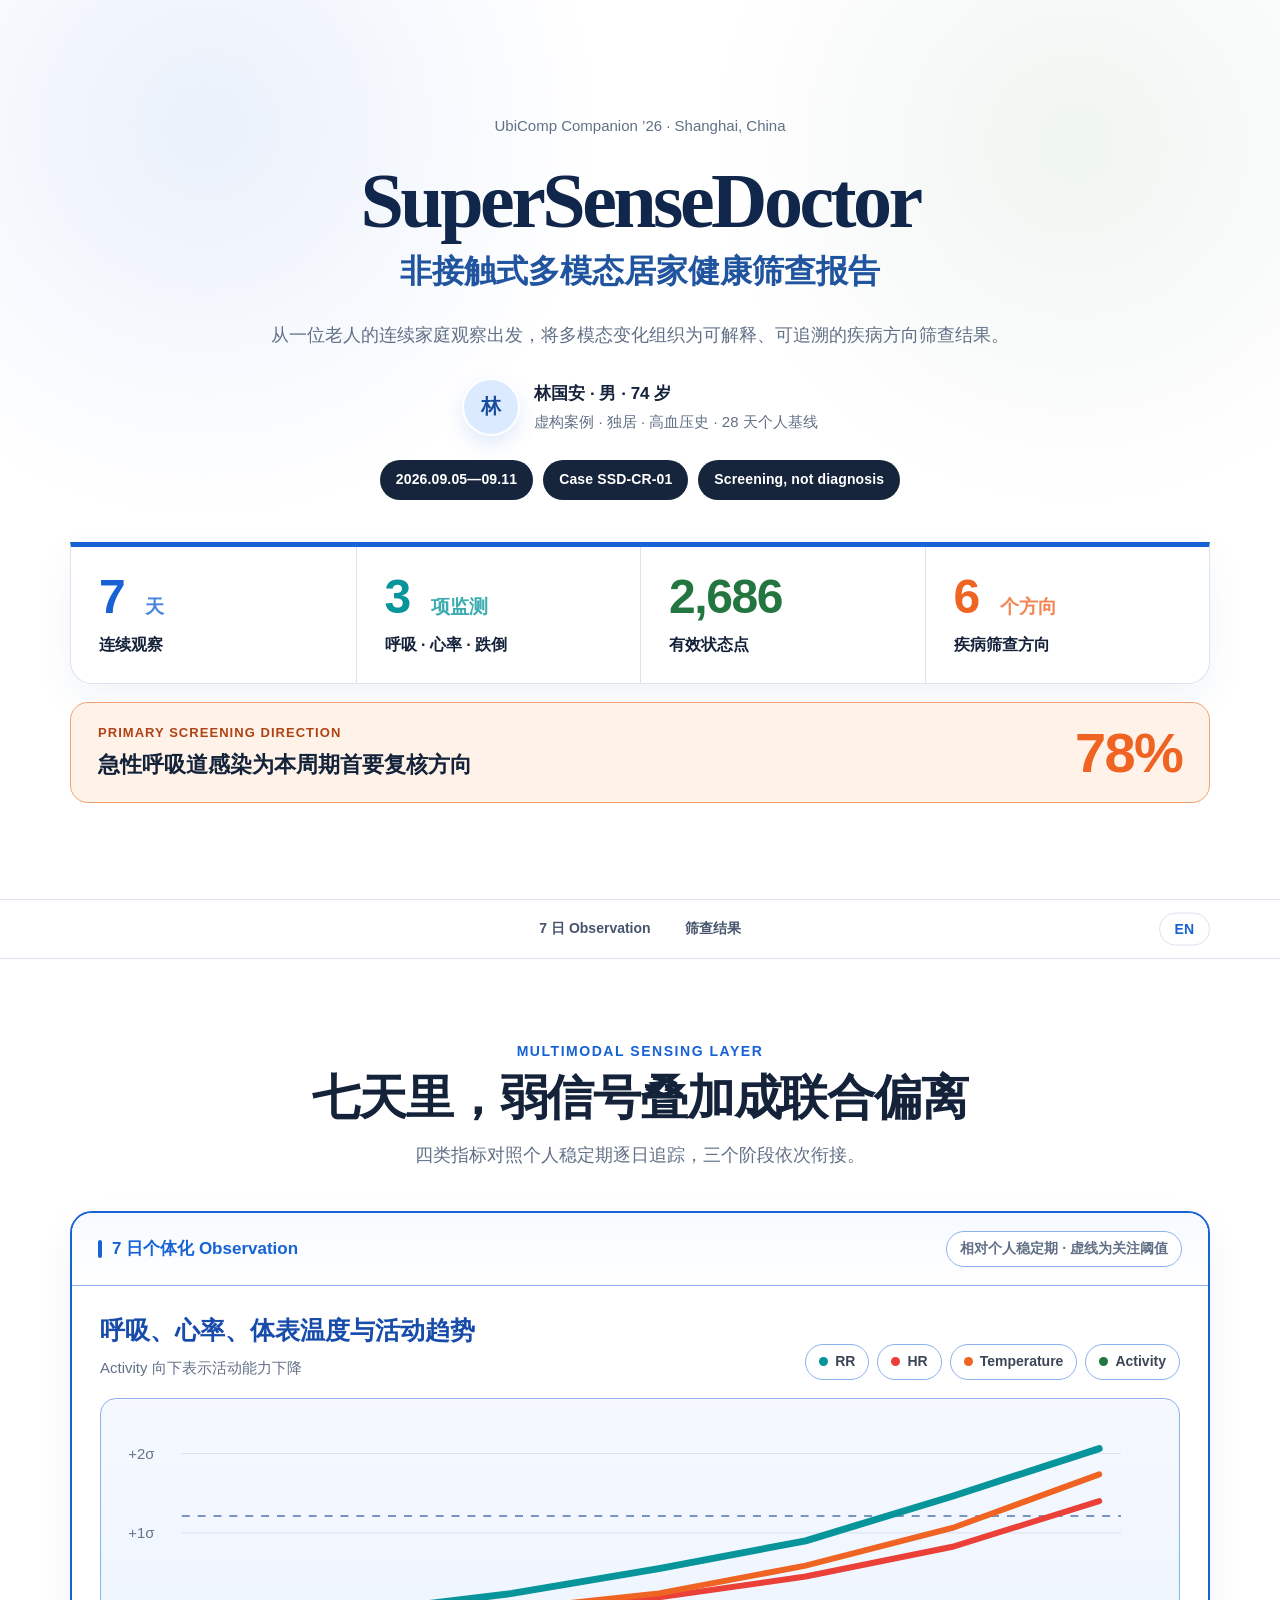
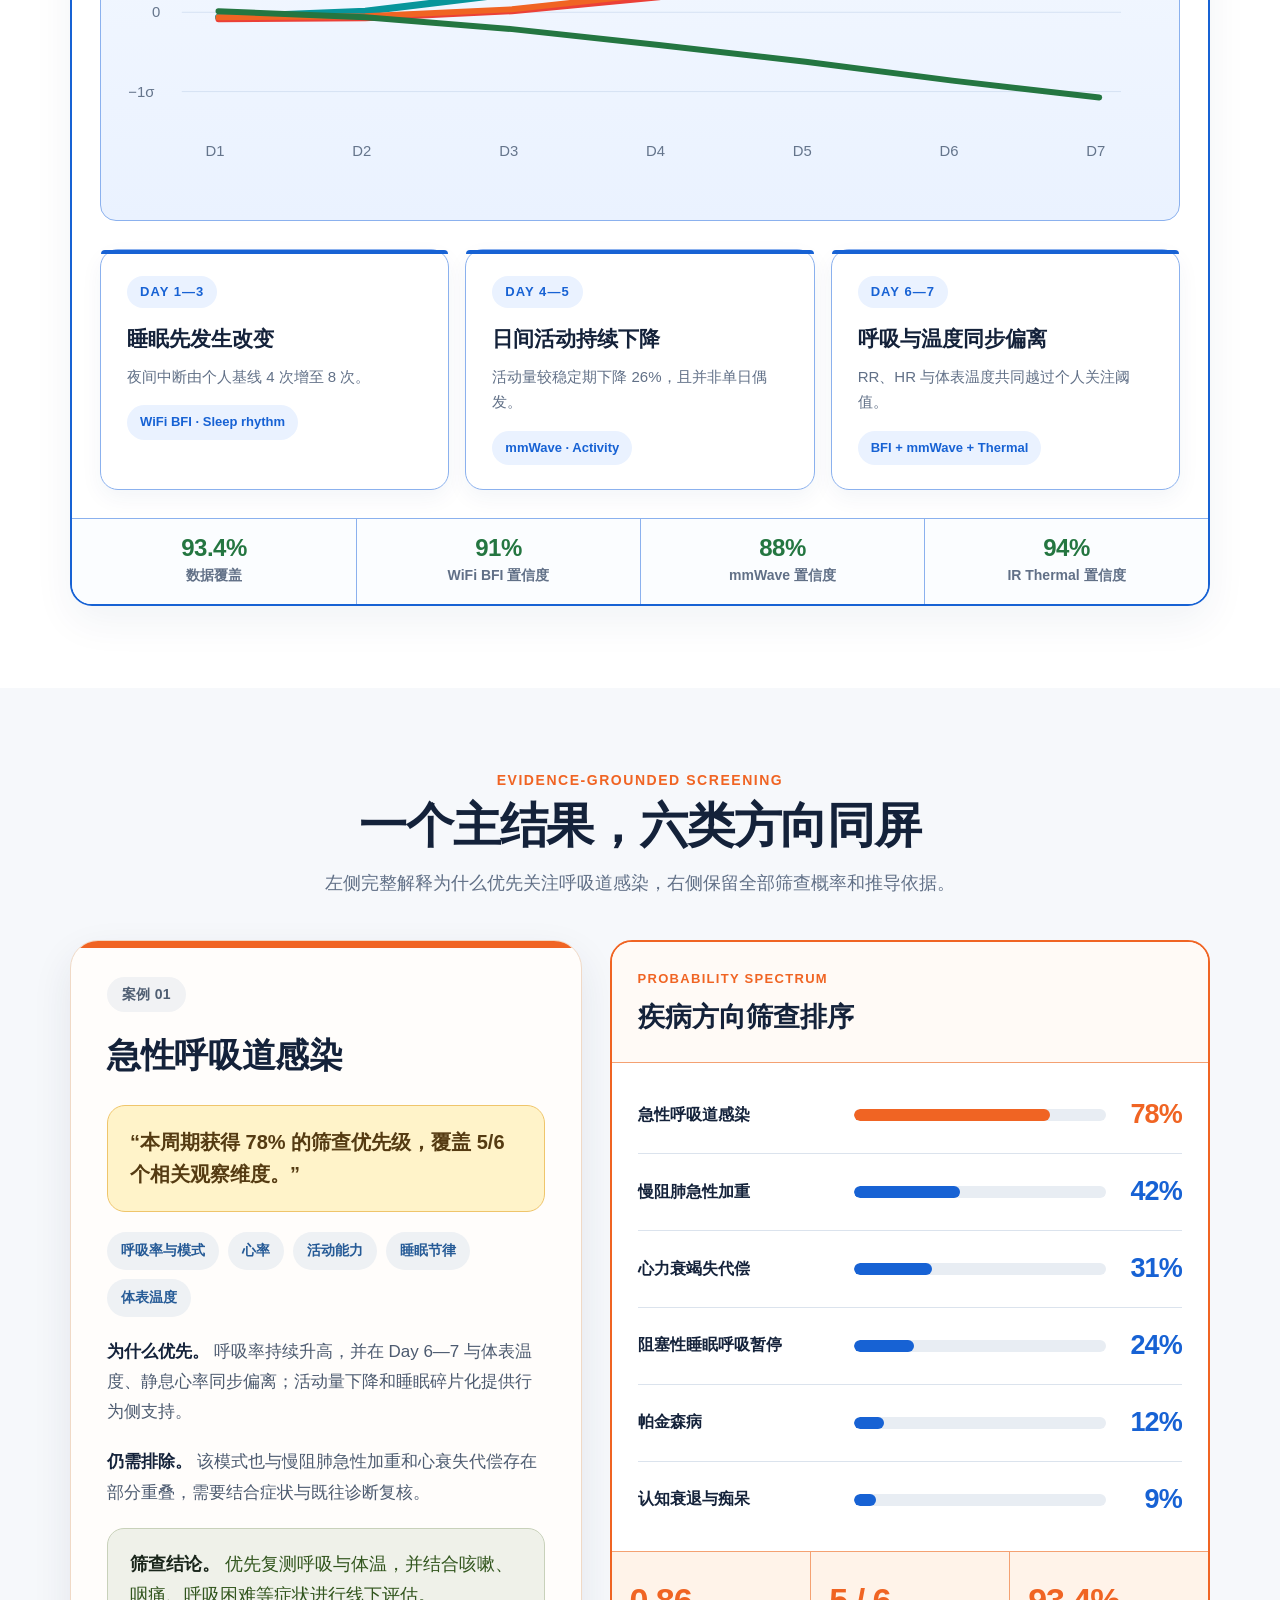
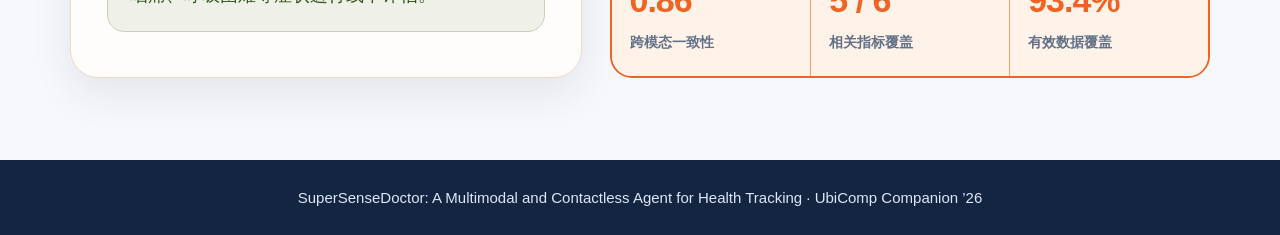
<file: showcase/index.html>
<!DOCTYPE html>
<html lang="zh-CN">
<head>
<meta charset="utf-8">
<meta name="viewport" content="width=device-width, initial-scale=1">
<title data-zh="SuperSenseDoctor · 个体化健康筛查报告" data-en="SuperSenseDoctor · Individualized Screening Report">SuperSenseDoctor · 个体化健康筛查报告</title>
<style>
:root{--sans:"Inter","SF Pro Display",-apple-system,BlinkMacSystemFont,"Segoe UI","Noto Sans SC","Microsoft YaHei",sans-serif;--num:"Inter","SF Pro Display","Helvetica Neue",-apple-system,"Segoe UI",Arial,sans-serif;--serif:"Noto Serif CJK SC","Source Han Serif SC","Songti SC",Georgia,serif;--b:#1762d4;--b2:#eaf2ff;--bl:#8bb1ee;--o:#f06423;--o2:#fff3e9;--ol:#f4a172;--g:#247641;--g2:#edf7ef;--gl:#8abe99;--c:#07959b;--r:#eb4037;--ink:#14223a;--muted:#617087;--line:#dbe3ed;--bg:#f6f8fb;--paper:#fff}
*{box-sizing:border-box}html{scroll-behavior:smooth;background:var(--bg)}body{margin:0;background:var(--bg);color:var(--ink);font-family:var(--sans);line-height:1.55;-webkit-font-smoothing:antialiased}.w{width:min(1140px,calc(100% - 48px));margin:auto;min-width:0;max-width:100%}.serif{font-family:var(--serif)}h1,h2{font-family:var(--serif)}.num{font-family:var(--num);font-variant-numeric:tabular-nums;font-feature-settings:"tnum" 1,"lnum" 1;font-weight:750;letter-spacing:-.03em}.scene{padding:82px 0;scroll-margin-top:58px}.scene.white{background:#fff}.scene.soft{background:#f6f8fb}.eyebrow{font-size:14px;font-weight:750;letter-spacing:.11em;text-transform:uppercase}.scene-title{text-align:center;max-width:820px;margin:0 auto 40px}.scene-title .eyebrow{color:var(--accent,var(--b))}.scene-title h2{font-size:48px;line-height:1.08;letter-spacing:-.025em;margin:9px 0 0}.scene-title p{font-size:18px;line-height:1.75;color:var(--muted);margin:16px auto 0;max-width:720px}
.hero{min-height:100vh;padding:76px 0 58px;display:grid;align-items:center;background:radial-gradient(circle at 16% 14%,rgba(23,98,212,.09),transparent 30%),radial-gradient(circle at 84% 16%,rgba(36,118,65,.07),transparent 28%),#fff;border-bottom:1px solid var(--line)}.hero-main{text-align:center}.venue{font-family:var(--sans);color:var(--muted);font-size:15px}.hero h1{font-size:78px;line-height:.98;letter-spacing:-.045em;margin:25px 0 8px;color:#10264b}.hero h2{font-family:var(--serif);font-size:32px;margin:0;color:#20549e}.hero-lede{max-width:760px;margin:22px auto 0;font-size:18px;line-height:1.8;color:var(--muted)}.resident{display:inline-flex;align-items:center;gap:14px;margin-top:27px;text-align:left}.avatar{width:58px;height:58px;border-radius:50%;display:grid;place-items:center;background:#dceaff;color:#174c99;border:2px solid #fff;box-shadow:0 8px 20px rgba(23,98,212,.13);font-size:20px;font-weight:700}.resident strong{display:block;font-size:17px}.resident span{display:block;font-size:15px;color:var(--muted);margin-top:3px}.metadata{display:flex;justify-content:center;gap:10px;flex-wrap:wrap;margin-top:24px}.metadata span{padding:9px 16px;border-radius:999px;background:#17253c;color:#fff;font-size:14px;font-weight:650;letter-spacing:.01em}.fact-strip{display:grid;grid-template-columns:repeat(4,minmax(0,1fr));margin-top:42px;background:#fff;border:1px solid var(--line);border-top:5px solid var(--b);border-radius:0 0 22px 22px;box-shadow:0 16px 40px rgba(23,60,120,.06);text-align:left}.fact{padding:26px 28px;min-width:0;transition:background .15s}.fact:hover{background:#fbfdff}.fact+.fact{border-left:1px solid var(--line)}.fact .num{display:flex;align-items:baseline;gap:9px;font-size:48px;line-height:1;color:var(--color,var(--b));white-space:nowrap}.fact .num u{text-decoration:none;font-size:19px;font-weight:700;letter-spacing:0;opacity:.78}.fact strong{display:block;font-size:16px;margin-top:12px;color:var(--ink)}.hero-conclusion{display:grid;grid-template-columns:1fr auto;align-items:center;gap:28px;margin-top:18px;padding:20px 27px;border:1.5px solid var(--ol);border-radius:18px;background:var(--o2);text-align:left}.hero-conclusion small{display:block;font-size:13px;color:#ae4315;font-weight:700;letter-spacing:.08em}.hero-conclusion b{display:block;font-family:"Noto Serif CJK SC",serif;font-size:22px;margin-top:4px}.hero-conclusion .num{font-size:56px;line-height:1;color:var(--o);white-space:nowrap}
.nav{position:sticky;top:0;z-index:10;background:rgba(255,255,255,.94);backdrop-filter:blur(12px);border-bottom:1px solid var(--line)}.nav .w{height:58px;display:flex;align-items:center;justify-content:center;gap:34px}.nav a{font-size:14px;font-weight:700;color:#46556c;text-decoration:none}.nav a:hover{color:var(--b)}.nav .w{position:relative}.lang-toggle{position:absolute;right:0;top:50%;transform:translateY(-50%);padding:7px 15px;border-radius:999px;border:1px solid var(--line);background:#fff;color:var(--b);font-family:var(--sans);font-size:14px;font-weight:750;cursor:pointer;line-height:1.2;transition:background .15s,border-color .15s}.lang-toggle:hover{background:var(--b2);border-color:var(--bl)}@media(max-width:660px){.lang-toggle{position:static;transform:none;margin:0}.nav .w{display:flex;align-items:center;justify-content:center}}
.figure{margin:0;background:#fff;border:2px solid var(--accent,var(--b));border-radius:22px;overflow:hidden;box-shadow:0 16px 40px rgba(24,58,110,.06);min-width:0;max-width:100%}.figure-cap{display:flex;align-items:center;justify-content:space-between;gap:20px;padding:18px 26px;border-bottom:1px solid var(--accent-line,var(--bl));font-size:17px;font-weight:750;color:var(--accent,var(--b));background:linear-gradient(180deg,#f6faff,#fff)}.figure-cap span:first-child{display:flex;align-items:center;gap:10px}.figure-cap span:first-child:before{content:"";width:4px;height:18px;border-radius:2px;background:var(--accent,var(--b))}.figure-cap span:last-child{padding:6px 13px;border-radius:999px;background:#fff;border:1px solid var(--accent-line,var(--bl));font-size:14px;color:var(--muted);font-weight:600;white-space:nowrap}.obs-content{padding:26px 28px 28px}.chart-head{margin-bottom:20px}.chart-head{display:flex;align-items:flex-end;justify-content:space-between;gap:20px;margin-bottom:18px}.chart-head h3{font-family:var(--serif);font-size:25px;margin:0;color:#174caa}.chart-head p{font-size:15px;color:var(--muted);margin:6px 0 0}.legend{display:flex;gap:8px;flex-wrap:wrap}.legend span{display:inline-flex;align-items:center;gap:7px;padding:6px 13px;border-radius:999px;background:#fff;border:1px solid var(--bl);font-size:14px;font-weight:700;color:var(--ink-soft,#3d4658)}.legend i{display:inline-block;width:9px;height:9px;border-radius:50%;flex:none}.trend{display:block;width:100%;height:auto;aspect-ratio:2.55/1;background:linear-gradient(180deg,#f5f9ff,#eaf2ff);border:1px solid var(--bl);border-radius:16px;box-shadow:inset 0 1px 0 #fff}.timeline{display:grid;grid-template-columns:repeat(3,minmax(0,1fr));gap:16px;margin-top:28px}.phase{position:relative;padding:26px 26px 24px;min-width:0;background:#fff;border:1px solid var(--bl);border-radius:18px;box-shadow:0 8px 22px rgba(24,58,110,.05)}.phase:before{content:"";position:absolute;left:0;right:0;top:0;height:4px;background:var(--b);border-radius:18px 18px 0 0}.phase small{display:inline-flex;padding:6px 13px;border-radius:999px;background:var(--b2);color:var(--b);font-family:var(--num);font-size:13px;font-weight:750;letter-spacing:.08em}.phase h3{font-size:21px;margin:15px 0 8px}.pill-src{display:inline-flex;margin-top:16px;padding:7px 13px;border-radius:999px;background:var(--b2);color:var(--b);font-size:13px;font-weight:700}.phase p{font-size:15px;line-height:1.7;color:var(--muted);margin:0}.quality-line{display:grid;grid-template-columns:repeat(4,minmax(0,1fr));border-top:1px solid var(--bl);background:#fbfdff}.quality-line>span{display:flex;flex-direction:column;align-items:center;gap:5px;padding:17px 12px;border-left:1px solid var(--bl);font-size:14px;color:var(--muted);font-weight:600;text-align:center}.quality-line>span:first-child{border-left:0}.quality-line b{order:-1;font-family:var(--num);font-size:24px;font-weight:750;color:var(--g);line-height:1;letter-spacing:-.02em}
.screening-layout{display:grid;grid-template-columns:minmax(0,.92fr) minmax(0,1.08fr);gap:28px;align-items:stretch}.case-card{position:relative;background:#fffdfb;border:1px solid #f0d9c6;border-radius:28px;padding:36px 36px 34px;box-shadow:0 16px 40px rgba(30,47,75,.09);overflow:hidden}.case-card:before{content:"";position:absolute;left:0;right:0;top:0;height:7px;background:var(--o)}.case-pill{display:inline-flex;padding:7px 15px;border-radius:999px;background:#f1f2f4;color:#4f5e72;font-size:14px;font-weight:750;letter-spacing:.02em}.case-card h3{font-family:var(--serif);font-size:34px;font-weight:600;margin:18px 0 22px;letter-spacing:-.01em}.highlight{padding:21px 22px;border-radius:18px;border:1px solid #efc56b;background:#fff3c9;color:#553b12;font-size:20px;font-weight:700;line-height:1.58}.tags{display:flex;gap:9px;flex-wrap:wrap;margin:20px 0}.tags span{padding:8px 14px;border-radius:999px;background:#eef1f4;color:#255a96;font-size:14px;font-weight:700}.case-card p{font-size:17px;line-height:1.78;color:#4d5b70;margin:20px 0}.case-card p strong{color:var(--ink)}.correct{padding:20px 22px;border-radius:17px;border:1px solid #c8d1ba;background:#eff1e9;color:#31551d;font-size:18px;line-height:1.72}.correct strong{color:#19251a}.spectrum-card{background:#fff;border:2px solid var(--o);border-radius:22px;overflow:hidden}.spectrum-head{padding:24px 26px;border-bottom:1px solid var(--ol);background:#fffaf6}.spectrum-head small{font-size:13px;color:var(--o);font-weight:750;letter-spacing:.1em}.spectrum-head h3{font-family:var(--serif);font-size:27px;margin:6px 0 0}.diseases{padding:14px 26px}.disease{display:grid;grid-template-columns:minmax(150px,.8fr) minmax(0,1fr) 62px;gap:14px;align-items:center;padding:17px 0;border-bottom:1px solid var(--line)}.disease:last-child{border-bottom:0}.disease h4{font-size:16px;margin:0}.disease .track{height:12px;border-radius:99px;background:#e8edf3;overflow:hidden}.disease .fill{height:100%;border-radius:99px;background:var(--b)}.disease.primary .fill{background:var(--o)}.disease .num{font-size:27px;text-align:right;color:var(--b)}.disease.primary .num{color:var(--o)}.why-strip{display:grid;grid-template-columns:repeat(3,minmax(0,1fr));border-top:1px solid var(--ol);background:var(--o2)}.why{padding:22px 18px}.why+.why{border-left:1px solid var(--ol)}.why .num{display:block;font-size:34px;color:var(--o)}.why span:last-child{display:block;font-size:14px;color:var(--muted);margin-top:5px;font-weight:600}
.coverage-wrap{padding:28px;overflow-x:auto;min-width:0;max-width:100%}.coverage{width:100%;min-width:860px;border-collapse:separate;border-spacing:0;border:1px solid var(--gl);border-radius:14px;overflow:hidden;font-size:15px}.coverage th{background:var(--g2);color:#315c40;padding:15px 10px;text-align:center}.coverage th:first-child,.coverage td:first-child{text-align:left}.coverage td{padding:13px 10px;border-top:1px solid #e1ebe4;text-align:center}.coverage td:first-child{font-weight:700}.coverage .focus{background:var(--o2);color:#713015}.tick{font-size:17px;color:var(--g);font-weight:700}.focus .tick{color:var(--o)}.metric-strip{display:grid;grid-template-columns:repeat(4,minmax(0,1fr));border-top:1px solid var(--gl);background:var(--g2)}.metric{padding:24px 26px;min-width:0}.metric+.metric{border-left:1px solid var(--gl)}.metric .num{font-size:40px;line-height:1;color:var(--g)}.metric strong{display:block;font-size:15px;margin-top:10px}.metric span:last-child{display:block;font-size:14px;color:var(--muted);margin-top:4px}.closing{margin-top:24px;display:grid;grid-template-columns:1.2fr .8fr;border:1px solid var(--ol);border-radius:18px;overflow:hidden;background:#fff}.closing-main{padding:28px}.closing-main small{font-size:13px;color:var(--o);font-weight:750;letter-spacing:.09em}.closing-main h3{font-family:var(--serif);font-size:25px;margin:6px 0}.closing-main p{font-size:15px;color:var(--muted);line-height:1.68;margin:0}.closing-result{padding:28px;background:var(--o2);border-left:1px solid var(--ol);display:grid;align-content:center}.closing-result b{font-size:19px;color:#9b3e17;line-height:1.5}.closing-result span{font-size:14px;color:var(--muted);margin-top:7px}.footer{background:#142541;color:#dce7f7;text-align:center;padding:26px;font-family:var(--sans);font-size:15px}
@media(max-width:980px){.w{width:min(100% - 32px,1140px)}.hero{min-height:auto}.hero h1{font-size:62px}.fact-strip{grid-template-columns:repeat(2,minmax(0,1fr))}.fact:nth-child(3){border-left:0;border-top:1px solid var(--line)}.fact:nth-child(4){border-top:1px solid var(--line)}.screening-layout{grid-template-columns:1fr}.timeline{grid-template-columns:1fr}.phase+.phase{border-left:0;border-top:1px solid var(--bl)}.metric-strip{grid-template-columns:repeat(2,minmax(0,1fr))}.metric:nth-child(3){border-left:0;border-top:1px solid var(--gl)}.metric:nth-child(4){border-top:1px solid var(--gl)}.nav .w{gap:18px}.nav a{font-size:13px}}
@media(max-width:660px){.w{width:min(100% - 22px,1140px)}.scene{padding:62px 0}.hero h1{font-size:clamp(30px,10.2vw,46px)}.hero h2{font-size:25px}.hero-lede{font-size:16px}.fact-strip{grid-template-columns:1fr}.fact+.fact{border-left:0;border-top:1px solid var(--line)}.hero-conclusion{grid-template-columns:1fr}.nav a{display:none}.nav .w{justify-content:center}.scene-title h2{font-size:38px}.scene-title p{font-size:16px}.figure-cap{display:block}.figure-cap span:last-child{display:block;margin-top:5px}.obs-content{padding:20px 16px}.chart-head{display:block}.legend{margin-top:14px}.quality-line{grid-template-columns:repeat(2,minmax(0,1fr))}.quality-line>span{padding:15px 10px}.quality-line>span:nth-child(3){border-left:0}.quality-line>span:nth-child(n+3){border-top:1px solid var(--bl)}.figure-cap{flex-wrap:wrap;gap:10px}.case-card{padding:28px 22px}.disease{grid-template-columns:1fr;gap:8px}.disease .num{text-align:left}.why-strip{grid-template-columns:1fr}.why+.why{border-left:0;border-top:1px solid var(--ol)}.metric-strip{grid-template-columns:1fr}.metric+.metric{border-left:0;border-top:1px solid var(--gl)}.closing{grid-template-columns:1fr}.closing-result{border-left:0;border-top:1px solid var(--ol)}}
</style>
</head>
<body>
<header class="hero" id="cover"><div class="w hero-main"><div class="venue">UbiComp Companion ’26 · Shanghai, China</div><h1>SuperSenseDoctor</h1><h2 data-zh="非接触式多模态居家健康筛查报告" data-en="Non-contact Multimodal Home Health Screening Report">非接触式多模态居家健康筛查报告</h2><p class="hero-lede" data-zh="从一位老人的连续家庭观察出发，将多模态变化组织为可解释、可追溯的疾病方向筛查结果。" data-en="Starting from one older adult's continuous home observation, multimodal change is organised into interpretable, traceable screening directions.">从一位老人的连续家庭观察出发，将多模态变化组织为可解释、可追溯的疾病方向筛查结果。</p><div class="resident"><div class="avatar" data-zh="林" data-en="L">林</div><div><strong data-zh="林国安 · 男 · 74 岁" data-en="Lin Guo'an · Male · 74">林国安 · 男 · 74 岁</strong><span data-zh="虚构案例 · 独居 · 高血压史 · 28 天个人基线" data-en="Synthetic case · Lives alone · Hypertension · 28-day baseline">虚构案例 · 独居 · 高血压史 · 28 天个人基线</span></div></div><div class="metadata"><span>2026.09.05—09.11</span><span>Case SSD-CR-01</span><span>Screening, not diagnosis</span></div><div class="fact-strip"><div class="fact"><span class="num">7&nbsp;<u data-zh="天" data-en="days">days</u></span><strong data-zh="连续观察" data-en="Continuous observation">连续观察</strong></div><div class="fact"><span class="num" style="--color:var(--c)">3&nbsp;<u data-zh="项监测" data-en="measures">measures</u></span><strong data-zh="呼吸 · 心率 · 跌倒" data-en="Respiration · Heart rate · Falls">呼吸 · 心率 · 跌倒</strong></div><div class="fact"><span class="num" style="--color:var(--g)">2,686</span><strong data-zh="有效状态点" data-en="Valid state points">有效状态点</strong></div><div class="fact"><span class="num" style="--color:var(--o)">6&nbsp;<u data-zh="个方向" data-en="directions">directions</u></span><strong data-zh="疾病筛查方向" data-en="Screening directions">疾病筛查方向</strong></div></div><div class="hero-conclusion"><div><small>PRIMARY SCREENING DIRECTION</small><b data-zh="急性呼吸道感染为本周期首要复核方向" data-en="Acute respiratory infection is this cycle's primary review direction">急性呼吸道感染为本周期首要复核方向</b></div><span class="num">78%</span></div></div></header>
<nav class="nav"><div class="w"><a href="#observation" data-zh="7 日 Observation" data-en="7-day observation">7 日 Observation</a><a href="#screening" data-zh="筛查结果" data-en="Screening result">筛查结果</a><button class="lang-toggle" id="langToggle" type="button" aria-live="polite">EN</button></div></nav>

<section class="scene white" id="observation"><div class="w"><header class="scene-title"><div class="eyebrow">Multimodal sensing layer</div><h2 data-zh="七天里，弱信号叠加成联合偏离" data-en="Over seven days, weak signals compound into a joint deviation">七天里，弱信号叠加成联合偏离</h2><p data-zh="四类指标对照个人稳定期逐日追踪，三个阶段依次衔接。" data-en="Four channels tracked day by day against the personal stable period, in three sequential phases.">四类指标对照个人稳定期逐日追踪，三个阶段依次衔接。</p></header><figure class="figure"><figcaption class="figure-cap"><span data-zh="7 日个体化 Observation" data-en="7-day individualized observation">7 日个体化 Observation</span><span data-zh="相对个人稳定期 · 虚线为关注阈值" data-en="Relative to the personal stable period · dashed line marks the attention threshold">相对个人稳定期 · 虚线为关注阈值</span></figcaption><div class="obs-content"><div class="chart-head"><div><h3 data-zh="呼吸、心率、体表温度与活动趋势" data-en="Respiration, heart rate, surface temperature and activity">呼吸、心率、体表温度与活动趋势</h3><p data-zh="Activity 向下表示活动能力下降" data-en="Activity trending downward means declining mobility">Activity 向下表示活动能力下降</p></div><div class="legend"><span><i style="background:var(--c)"></i>RR</span><span><i style="background:var(--r)"></i>HR</span><span><i style="background:var(--o)"></i>Temperature</span><span><i style="background:var(--g)"></i>Activity</span></div></div><svg class="trend" viewBox="0 0 1080 425" role="img" aria-label="7日多模态健康趋势"><g stroke="#d6e2f3"><line x1="78" y1="55" x2="1025" y2="55"/><line x1="78" y1="135" x2="1025" y2="135"/><line x1="78" y1="215" x2="1025" y2="215"/><line x1="78" y1="295" x2="1025" y2="295"/></g><line x1="78" y1="118" x2="1025" y2="118" stroke="#7895bd" stroke-width="2" stroke-dasharray="8 8"/><g fill="#65758c" font-size="15"><text x="24" y="60">+2σ</text><text x="24" y="140">+1σ</text><text x="48" y="220">0</text><text x="24" y="300">−1σ</text><text x="102" y="360">D1</text><text x="250" y="360">D2</text><text x="398" y="360">D3</text><text x="546" y="360">D4</text><text x="694" y="360">D5</text><text x="842" y="360">D6</text><text x="990" y="360">D7</text></g><polyline points="115,220 263,214 411,196 559,171 707,143 855,98 1003,50" fill="none" stroke="#07959b" stroke-width="7" stroke-linecap="round" stroke-linejoin="round"/><polyline points="115,222 263,221 411,214 559,200 707,179 855,149 1003,103" fill="none" stroke="#eb4037" stroke-width="6" stroke-linecap="round"/><polyline points="115,220 263,219 411,212 559,196 707,168 855,130 1003,76" fill="none" stroke="#f06423" stroke-width="6" stroke-linecap="round"/><polyline points="115,214 263,220 411,232 559,248 707,265 855,284 1003,301" fill="none" stroke="#247641" stroke-width="6" stroke-linecap="round"/></svg><div class="timeline"><article class="phase"><small>DAY 1—3</small><h3 data-zh="睡眠先发生改变" data-en="Sleep changes first">睡眠先发生改变</h3><p data-zh="夜间中断由个人基线 4 次增至 8 次。" data-en="Night-time interruptions rose from a personal baseline of 4 to 8.">夜间中断由个人基线 4 次增至 8 次。</p><span class="pill-src">WiFi BFI · Sleep rhythm</span></article><article class="phase"><small>DAY 4—5</small><h3 data-zh="日间活动持续下降" data-en="Daytime activity keeps falling">日间活动持续下降</h3><p data-zh="活动量较稳定期下降 26%，且并非单日偶发。" data-en="Activity is down 26% against the stable period, and it is not a single-day dip.">活动量较稳定期下降 26%，且并非单日偶发。</p><span class="pill-src">mmWave · Activity</span></article><article class="phase"><small>DAY 6—7</small><h3 data-zh="呼吸与温度同步偏离" data-en="Respiration and temperature deviate together">呼吸与温度同步偏离</h3><p data-zh="RR、HR 与体表温度共同越过个人关注阈值。" data-en="RR, HR and surface temperature all cross the personal attention threshold together.">RR、HR 与体表温度共同越过个人关注阈值。</p><span class="pill-src">BFI + mmWave + Thermal</span></article></div></div><div class="quality-line"><span><span data-zh="数据覆盖" data-en="Data coverage">数据覆盖</span> <b>93.4%</b></span><span><span data-zh="WiFi BFI 置信度" data-en="WiFi BFI confidence">WiFi BFI 置信度</span> <b>91%</b></span><span><span data-zh="mmWave 置信度" data-en="mmWave confidence">mmWave 置信度</span> <b>88%</b></span><span><span data-zh="IR Thermal 置信度" data-en="IR Thermal confidence">IR Thermal 置信度</span> <b>94%</b></span></div></figure></div></section>

<section class="scene soft" id="screening"><div class="w"><header class="scene-title" style="--accent:var(--o)"><div class="eyebrow">Evidence-grounded screening</div><h2 data-zh="一个主结果，六类方向同屏" data-en="One primary result, six directions on one screen">一个主结果，六类方向同屏</h2><p data-zh="左侧完整解释为什么优先关注呼吸道感染，右侧保留全部筛查概率和推导依据。" data-en="The left panel explains in full why respiratory infection ranks first; the right keeps the complete spectrum and its reasoning.">左侧完整解释为什么优先关注呼吸道感染，右侧保留全部筛查概率和推导依据。</p></header><div class="screening-layout"><article class="case-card"><span class="case-pill" data-zh="案例 01" data-en="Case 01">案例 01</span><h3 data-zh="急性呼吸道感染" data-en="Acute respiratory infection">急性呼吸道感染</h3><div class="highlight" data-zh="“本周期获得 78% 的筛查优先级，覆盖 5/6 个相关观察维度。”" data-en="“This cycle it holds a 78% screening priority, spanning 5 of the 6 relevant observation dimensions.”">“本周期获得 78% 的筛查优先级，覆盖 5/6 个相关观察维度。”</div><div class="tags"><span data-zh="呼吸率与模式" data-en="Respiration rate &amp; pattern">呼吸率与模式</span><span data-zh="心率" data-en="Heart rate">心率</span><span data-zh="活动能力" data-en="Activity">活动能力</span><span data-zh="睡眠节律" data-en="Sleep rhythm">睡眠节律</span><span data-zh="体表温度" data-en="Surface temperature">体表温度</span></div><p><strong data-zh="为什么优先。" data-en="Why it ranks first.">为什么优先。</strong> <span data-zh="呼吸率持续升高，并在 Day 6—7 与体表温度、静息心率同步偏离；活动量下降和睡眠碎片化提供行为侧支持。" data-en="Respiration rate rose steadily and, across Day 6–7, deviated together with surface temperature and resting heart rate; falling activity and sleep fragmentation give behavioural support.">呼吸率持续升高，并在 Day 6—7 与体表温度、静息心率同步偏离；活动量下降和睡眠碎片化提供行为侧支持。</span></p><p><strong data-zh="仍需排除。" data-en="Still to rule out.">仍需排除。</strong> <span data-zh="该模式也与慢阻肺急性加重和心衰失代偿存在部分重叠，需要结合症状与既往诊断复核。" data-en="The pattern also partly overlaps COPD exacerbation and heart-failure decompensation, so it must be reviewed against symptoms and prior diagnoses.">该模式也与慢阻肺急性加重和心衰失代偿存在部分重叠，需要结合症状与既往诊断复核。</span></p><div class="correct"><strong data-zh="筛查结论。" data-en="Screening conclusion.">筛查结论。</strong> <span data-zh="优先复测呼吸与体温，并结合咳嗽、咽痛、呼吸困难等症状进行线下评估。" data-en="Re-measure respiration and temperature first, and assess in person alongside cough, sore throat or breathlessness.">优先复测呼吸与体温，并结合咳嗽、咽痛、呼吸困难等症状进行线下评估。</span></div></article><article class="spectrum-card"><header class="spectrum-head"><small>PROBABILITY SPECTRUM</small><h3 data-zh="疾病方向筛查排序" data-en="Condition-direction screening ranking">疾病方向筛查排序</h3></header><div class="diseases"><div class="disease primary"><h4><span data-zh="急性呼吸道感染" data-en="Acute respiratory infection">急性呼吸道感染</span></h4><div class="track"><div class="fill" style="width:78%"></div></div><span class="num">78%</span></div><div class="disease"><h4><span data-zh="慢阻肺急性加重" data-en="COPD exacerbation">慢阻肺急性加重</span></h4><div class="track"><div class="fill" style="width:42%"></div></div><span class="num">42%</span></div><div class="disease"><h4><span data-zh="心力衰竭失代偿" data-en="Heart-failure decompensation">心力衰竭失代偿</span></h4><div class="track"><div class="fill" style="width:31%"></div></div><span class="num">31%</span></div><div class="disease"><h4><span data-zh="阻塞性睡眠呼吸暂停" data-en="Obstructive sleep apnea">阻塞性睡眠呼吸暂停</span></h4><div class="track"><div class="fill" style="width:24%"></div></div><span class="num">24%</span></div><div class="disease"><h4><span data-zh="帕金森病" data-en="Parkinson's disease">帕金森病</span></h4><div class="track"><div class="fill" style="width:12%"></div></div><span class="num">12%</span></div><div class="disease"><h4><span data-zh="认知衰退与痴呆" data-en="Cognitive decline and dementia">认知衰退与痴呆</span></h4><div class="track"><div class="fill" style="width:9%"></div></div><span class="num">9%</span></div></div><div class="why-strip"><div class="why"><span class="num">0.86</span><span data-zh="跨模态一致性" data-en="Cross-modal consistency">跨模态一致性</span></div><div class="why"><span class="num">5 / 6</span><span data-zh="相关指标覆盖" data-en="Indicator coverage">相关指标覆盖</span></div><div class="why"><span class="num">93.4%</span><span data-zh="有效数据覆盖" data-en="Valid data coverage">有效数据覆盖</span></div></div></article></div></div></section>

<footer class="footer">SuperSenseDoctor: A Multimodal and Contactless Agent for Health Tracking · UbiComp Companion ’26</footer>
<script>
(function () {
  var KEY = 'ssd-showcase-lang';
  var root = document.documentElement;
  var nodes = [].slice.call(document.querySelectorAll('[data-zh][data-en]'));
  var btn = document.getElementById('langToggle');

  function apply(lang) {
    var en = lang === 'en';
    nodes.forEach(function (el) { el.textContent = en ? el.dataset.en : el.dataset.zh; });
    root.lang = en ? 'en' : 'zh-CN';
    if (btn) btn.textContent = en ? '中文' : 'EN';
    var t = document.querySelector('title');
    if (t) t.textContent = en ? t.dataset.en : t.dataset.zh;
    try { localStorage.setItem(KEY, lang); } catch (e) {}
  }

  var lang = 'zh';
  try { lang = localStorage.getItem(KEY) || 'zh'; } catch (e) {}
  var q = new URLSearchParams(location.search).get('lang');
  if (q === 'en' || q === 'zh') lang = q;

  apply(lang);
  if (btn) btn.addEventListener('click', function () {
    apply(root.lang === 'en' ? 'zh' : 'en');
  });
})();
</script>
</body>
</html>
</file>
